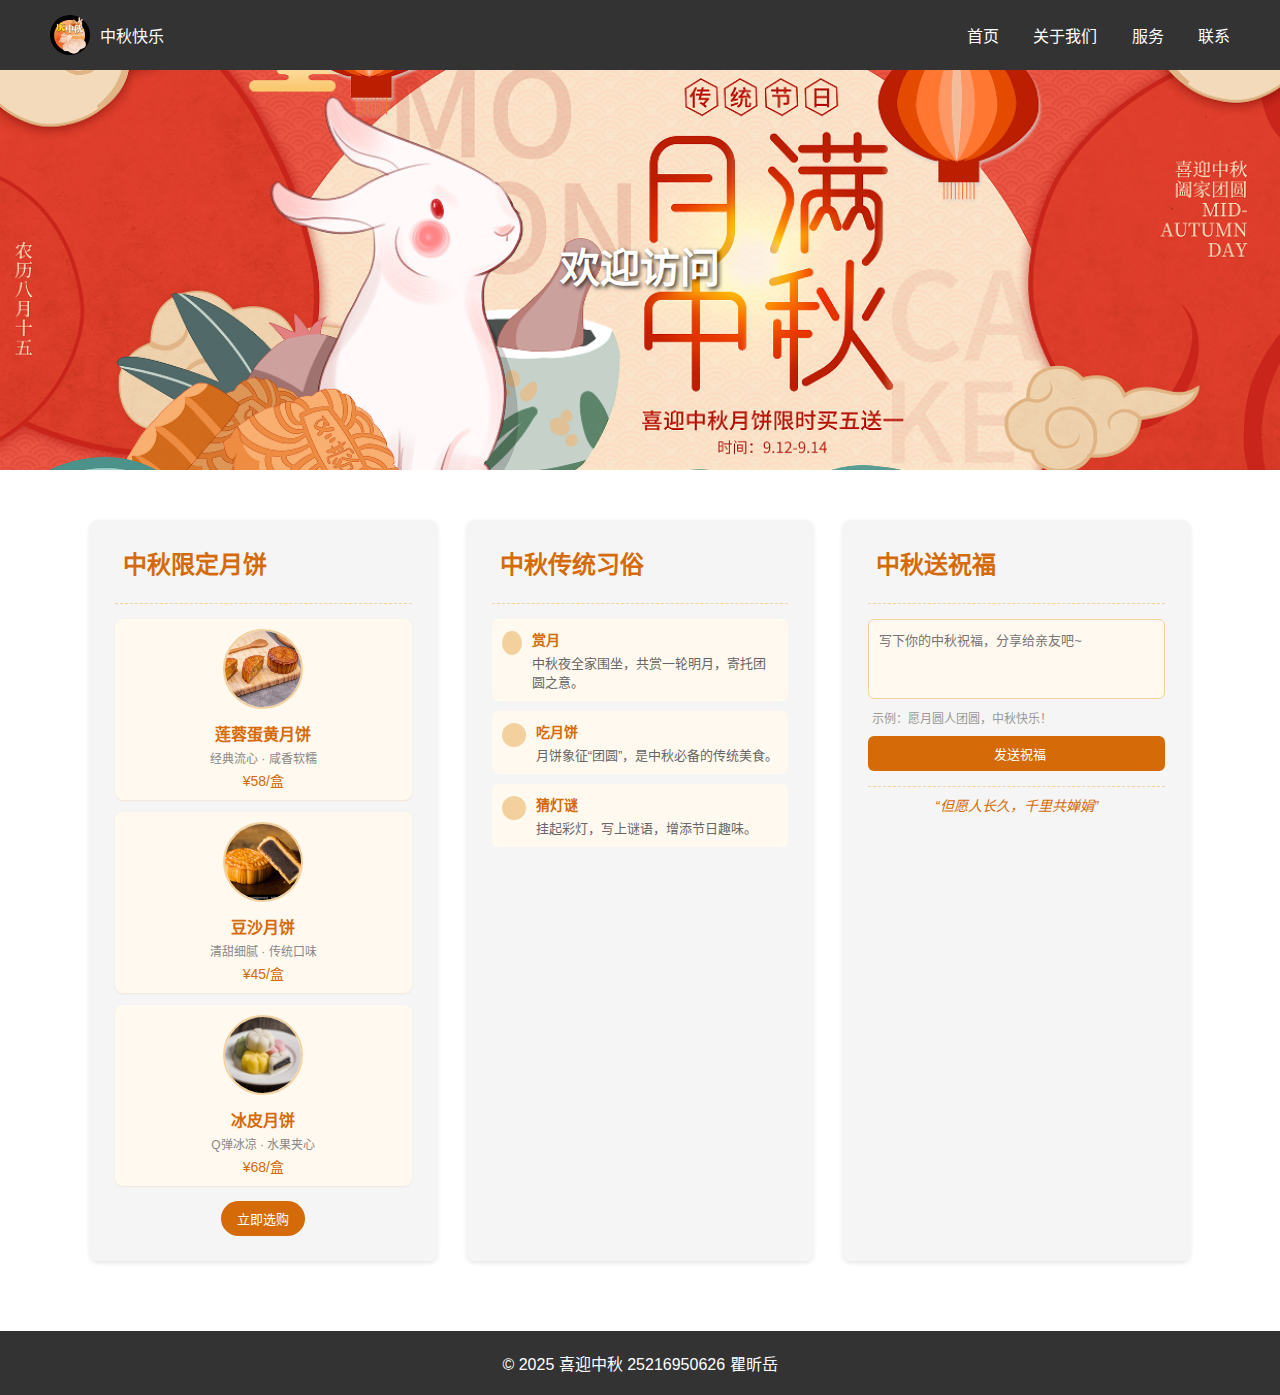
<file: index.html>
<!DOCTYPE html>
<html lang="zh-CN">
<head>
    <meta charset="UTF-8">
    <meta name="viewport" content="width=device-width, initial-scale=1.0">
    <title>中秋购物网</title>
    <!-- 引入样式文件 -->
    <link rel="stylesheet" href="css/style.css">
    <!-- 拓展：可在这里引入前端框架（如Bootstrap） -->
    <!-- <link rel="stylesheet" href="https://cdn.jsdelivr.net/npm/bootstrap@5.3.0/dist/css/bootstrap.min.css"> -->
</head>
<body>
    <!-- 1. 网页内容设计：头部导航 -->
    <header class="header">
        <div class="logo">
            <img src="images/logo.jpg" alt="网站logo">
            <span>中秋快乐</span>
        </div>
        <nav class="nav">
            <a href="#">首页</a>
            <a href="#">关于我们</a>
            <a href="#">服务</a>
            <a href="#">联系</a>
        </nav>
    </header>

    <!-- 2. 网页内容设计： banner区域 -->
    <section class="banner">
        <img src="images/banner.png" alt=" banner图">
        <div class="banner-text">
            <h1>欢迎访问</h1>
        </div>
    </section>

    <!-- 3. 网页内容设计：内容区域 -->
    <main class="content">
    <!-- 模块1：月饼推荐模块（中秋主题） -->
    <section class="card module-mooncake">
        <div class="module-header">
            <i class="fa-solid fa-cookie-bite" style="color: #d46b08;"></i>
            <h2>中秋限定月饼</h2>
        </div>
        <div class="mooncake-grid">
            <div class="mooncake-item">
                <img src="images/mooncake1.jpg" alt="莲蓉蛋黄月饼" class="mooncake-img">
                <p class="mooncake-name">莲蓉蛋黄月饼</p>
                <p class="mooncake-desc">经典流心 · 咸香软糯</p>
                <span class="mooncake-price">¥58/盒</span>
            </div>
            <div class="mooncake-item">
                <img src="images/mooncake2.jpg" alt="豆沙月饼" class="mooncake-img">
                <p class="mooncake-name">豆沙月饼</p>
                <p class="mooncake-desc">清甜细腻 · 传统口味</p>
                <span class="mooncake-price">¥45/盒</span>
            </div>
            <div class="mooncake-item">
                <img src="images/mooncake3.jpg" alt="冰皮月饼" class="mooncake-img">
                <p class="mooncake-name">冰皮月饼</p>
                <p class="mooncake-desc">Q弹冰凉 · 水果夹心</p>
                <span class="mooncake-price">¥68/盒</span>
            </div>
        </div>
        <div class="mooncake-footer">
            <a href="#" class="buy-btn">立即选购 <i class="fa-solid fa-cart-shopping"></i></a>
        </div>
    </section>

    <!-- 模块2：中秋习俗模块（文化科普） -->
    <section class="card module-custom">
        <div class="module-header">
            <i class="fa-solid fa-book-open" style="color: #d46b08;"></i>
            <h2>中秋传统习俗</h2>
        </div>
        <ul class="custom-list">
            <li class="custom-item">
                <span class="custom-icon"><i class="fa-solid fa-moon"></i></span>
                <div>
                    <h3>赏月</h3>
                    <p>中秋夜全家围坐，共赏一轮明月，寄托团圆之意。</p>
                </div>
            </li>
            <li class="custom-item">
                <span class="custom-icon"><i class="fa-solid fa-utensils"></i></span>
                <div>
                    <h3>吃月饼</h3>
                    <p>月饼象征“团圆”，是中秋必备的传统美食。</p>
                </div>
            </li>
            <li class="custom-item">
                <span class="custom-icon"><i class="fa-solid fa-lantern"></i></span>
                <div>
                    <h3>猜灯谜</h3>
                    <p>挂起彩灯，写上谜语，增添节日趣味。</p>
                </div>
            </li>
        </ul>
    </section>

    <!-- 模块3：互动祝福模块（中秋氛围） -->
    <section class="card module-wish">
        <div class="module-header">
            <i class="fa-solid fa-heart" style="color: #d46b08;"></i>
            <h2>中秋送祝福</h2>
        </div>
        <div class="wish-box">
            <textarea placeholder="写下你的中秋祝福，分享给亲友吧~" class="wish-input"></textarea>
            <div class="wish-example">
                <p>示例：愿月圆人团圆，中秋快乐！</p>
            </div>
            <button class="send-btn">
                <i class="fa-solid fa-paper-plane"></i> 发送祝福
            </button>
        </div>
        <div class="wish-quote">
            <p>“但愿人长久，千里共婵娟”</p>
        </div>
    </section>
</main>

    <!-- 4. 网页内容设计：底部 -->
    <footer class="footer">
        <p>© 2025 喜迎中秋 25216950626 瞿昕岳</p>
    </footer>
</body>

</html>
</file>
<file: css/style.css>
/* 全局样式重置 */
* {
    margin: 0;
    padding: 0;
    box-sizing: border-box;
    font-family: "微软雅黑", sans-serif;
}

/* 头部导航样式 */
.header {
    display: flex;
    justify-content: space-between;
    align-items: center;
    padding: 15px 50px;
    background-color: #333;
    color: white;
}
.header .logo {
    display: flex;
    align-items: center;
    gap: 10px;
}
.header .logo img {
    width: 40px;
    height: 40px;
    border-radius: 50%;
}
.nav a {
    color: white;
    text-decoration: none;
    margin-left: 30px;
}
.nav a:hover {
    color: #ffd700;
}

/* banner区域样式 */
.banner {
    position: relative;
    width: 100%;
    height: 400px;
    overflow: hidden;
}
.banner img {
    width: 100%;
    height: 100%;
    object-fit: cover;
}
.banner-text {
    position: absolute;
    top: 50%;
    left: 50%;
    transform: translate(-50%, -50%);
    text-align: center;
    color: white;
    text-shadow: 2px 2px 4px rgba(0,0,0,0.8);
}
.banner-text h1 {
    font-size: 40px;
    margin-bottom: 10px;
}

/* 内容区域样式 */
.content {
    display: flex;
    gap: 30px;
    padding: 50px;
    max-width: 1200px;
    margin: 0 auto;
}
.card {
    flex: 1;
    padding: 25px;
    background-color: #f5f5f5;
    border-radius: 8px;
    box-shadow: 0 2px 5px rgba(0,0,0,0.1);
}
.card h2 {
    color: #333;
    margin-bottom: 15px;
}

/* 底部样式 */
.footer {
    text-align: center;
    padding: 20px;
    background-color: #333;
    color: white;
    margin-top: 20px;
}

/* 模块通用样式（适配中秋主题） */
.module-header {
    display: flex;
    align-items: center;
    gap: 8px;
    margin-bottom: 15px;
    padding-bottom: 8px;
    border-bottom: 1px dashed #f3d19e;
}
.module-header h2 {
    color: #d46b08; /* 中秋暖色调 */
}

/* 模块1：月饼推荐 */
.mooncake-grid {
    display: flex;
    flex-direction: column;
    gap: 12px;
    margin-bottom: 15px;
}
.mooncake-item {
    text-align: center;
    padding: 10px;
    background-color: #fff9f0;
    border-radius: 8px;
    box-shadow: 0 1px 2px rgba(212, 107, 8, 0.1);
}
.mooncake-img {
    width: 80px;
    height: 80px;
    border-radius: 50%;
    margin-bottom: 8px;
    object-fit: cover;
    border: 2px solid #f3d19e;
}
.mooncake-name {
    font-weight: 600;
    color: #d46b08;
}
.mooncake-desc {
    font-size: 12px;
    color: #888;
    margin: 4px 0;
}
.mooncake-price {
    font-size: 14px;
    color: #d46b08;
    font-weight: 500;
}
.mooncake-footer {
    text-align: center;
}
.buy-btn {
    display: inline-block;
    padding: 8px 16px;
    background-color: #d46b08;
    color: white;
    border-radius: 20px;
    text-decoration: none;
    font-size: 13px;
}
.buy-btn:hover {
    background-color: #b55a06;
}

/* 模块2：中秋习俗 */
.custom-list {
    list-style: none;
    display: flex;
    flex-direction: column;
    gap: 10px;
}
.custom-item {
    display: flex;
    align-items: flex-start;
    gap: 10px;
    padding: 10px;
    background-color: #fff9f0;
    border-radius: 6px;
}
.custom-icon {
    width: 24px;
    height: 24px;
    border-radius: 50%;
    background-color: #f3d19e;
    color: #d46b08;
    display: inline-flex;
    align-items: center;
    justify-content: center;
    font-size: 12px;
    margin-top: 2px;
}
.custom-item h3 {
    font-size: 14px;
    color: #d46b08;
    margin-bottom: 4px;
}
.custom-item p {
    font-size: 13px;
    color: #666;
}

/* 模块3：互动祝福 */
.wish-box {
    display: flex;
    flex-direction: column;
    gap: 10px;
    margin-bottom: 15px;
}
.wish-input {
    width: 100%;
    height: 80px;
    padding: 10px;
    border: 1px solid #f3d19e;
    border-radius: 6px;
    resize: none;
    font-size: 13px;
    background-color: #fff9f0;
}
.wish-input:focus {
    outline: none;
    border-color: #d46b08;
}
.wish-example {
    font-size: 12px;
    color: #999;
    padding-left: 4px;
}
.send-btn {
    padding: 8px;
    background-color: #d46b08;
    color: white;
    border: none;
    border-radius: 6px;
    font-size: 13px;
    cursor: pointer;
    display: flex;
    align-items: center;
    justify-content: center;
    gap: 6px;
}
.send-btn:hover {
    background-color: #b55a06;
}
.wish-quote {
    text-align: center;
    font-size: 14px;
    color: #d46b08;
    font-style: italic;
    padding-top: 8px;
    border-top: 1px dashed #f3d19e;
}
</file>
